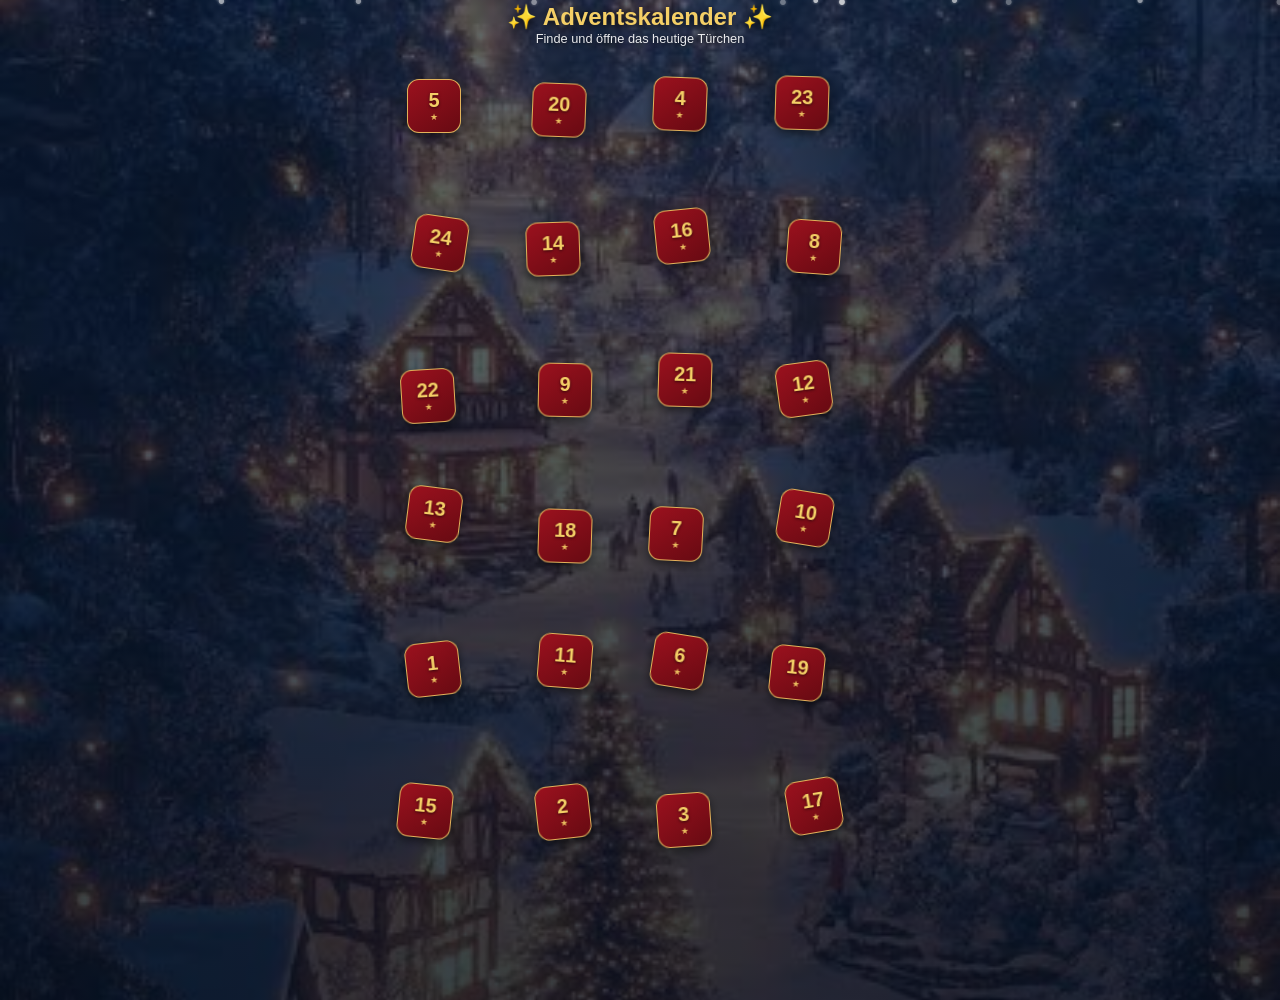
<file: index.html>
<!DOCTYPE html>
<html lang="de">
<head>
  <meta charset="UTF-8">
  <!-- viewport-fit=cover nutzt das gesamte Display inklusive Notch & Home-Bar -->
  <meta name="viewport" content="width=device-width, initial-scale=1.0, maximum-scale=1.0, user-scalable=no, viewport-fit=cover">
  
  <!-- Browser-Leisten & Statusbar-Farben -->
  <meta name="theme-color" content="#0b1d3a">
  <meta name="apple-mobile-web-app-capable" content="yes">
  <meta name="apple-mobile-web-app-status-bar-style" content="black-translucent">
  <meta name="mobile-web-app-capable" content="yes">
  <title>Adventskalender</title>
  <link rel="stylesheet" href="style.css">
</head>
<body>

  <!-- Schneefall -->
  <div id="snow-container"></div>

  <div class="app-wrapper">
    <header>
      <h1>✨ Adventskalender ✨</h1>
      <p>Finde und öffne das heutige Türchen</p>
    </header>

    <!-- Freier Bereich für verstreute Türchen -->
    <main class="calendar-canvas" id="calendar"></main>
  </div>

  <!-- Modal / Großansicht -->
  <div class="modal-overlay" id="modal-overlay">
    <div class="modal">
      <div class="modal-badge" id="modal-day-badge">Tag 1</div>
      <div class="modal-icon">🎁</div>
      <p id="modal-content">Inhalt</p>
      <button class="btn-primary" id="modal-close">Schließen</button>
    </div>
  </div>

  <script src="script.js"></script>
</body>
</html>
</file>
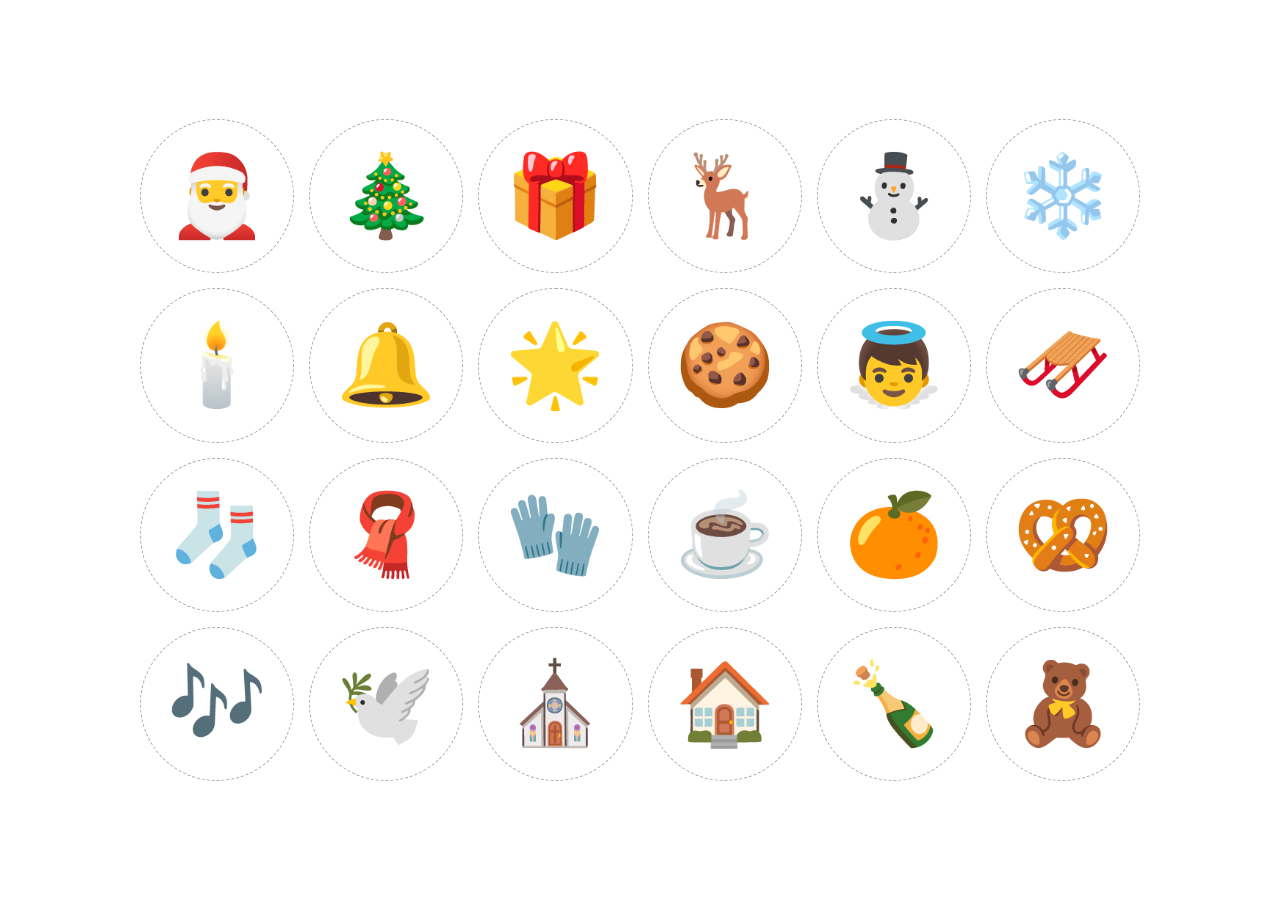
<file: temp.html>
<!DOCTYPE html>
<html lang="de">
<head>
  <meta charset="UTF-8">
  <style>
    @page {
      size: A4 landscape;
      margin: 10mm;
    }
    body {
      font-family: Arial, sans-serif;
      background-color: #ffffff;
      color: #000000;
      margin: 0;
      padding: 0;
      display: flex;
      justify-content: center;
      align-items: center;
      height: 100vh;
      box-sizing: border-box;
    }
    .symbol-grid {
      display: grid;
      grid-template-columns: repeat(6, 1fr);
      grid-template-rows: repeat(4, 1fr);
      gap: 15px;
      width: 100%;
      max-width: 1000px;
      margin: auto;
    }
    .symbol-card {
      aspect-ratio: 1 / 1;
      border: 1px dashed #aaaaaa;
      border-radius: 50%;
      display: flex;
      justify-content: center;
      align-items: center;
      font-size: 5rem; /* Optimale Größe für die Symbole */
      background-color: #ffffff;
      position: relative;
    }
    .number-hint {
      position: absolute;
      bottom: 8px;
      font-size: 0.75rem;
      color: #888888;
      width: 100%;
      text-align: center;
    }
  </style>
</head>
<body>

  <div class="symbol-grid">
    <div class="symbol-card">🎅</div>
    <div class="symbol-card">🎄</div>
    <div class="symbol-card">🎁</div>
    <div class="symbol-card">🦌</div>
    <div class="symbol-card">⛄</div>
    <div class="symbol-card">❄️</div>
    <div class="symbol-card">🕯️</div>
    <div class="symbol-card">🔔</div>
    <div class="symbol-card">🌟</div>
    <div class="symbol-card">🍪</div>
    <div class="symbol-card">👼</div>
    <div class="symbol-card">🛷</div>
    <div class="symbol-card">🧦</div>
    <div class="symbol-card">🧣</div>
    <div class="symbol-card">🧤</div>
    <div class="symbol-card">☕</div>
    <div class="symbol-card">🍊</div>
    <div class="symbol-card">🥨</div>
    <div class="symbol-card">🎶</div>
    <div class="symbol-card">🕊️</div>
    <div class="symbol-card">⛪</div>
    <div class="symbol-card">🏠</div>
    <div class="symbol-card">🍾</div>
    <div class="symbol-card">🧸</div>
  </div>

</body>
</html>
</file>
<file: style.css>
:root {
  --gold: #f4cf66;
  --door-front-1: #9b111e;
  --door-front-2: #670a12;
  --door-back: #1b4d3e;
  --text: #ffffff;
  --dark-blue: #0b1d3a;
  --app-height: 100vh;
}

* {
  box-sizing: border-box;
  margin: 0;
  padding: 0;
  -webkit-tap-highlight-color: transparent;
  user-select: none;
}

/* 
  1. HTML-ELEMENT ALS RETTER:
  Wir färben den nackten HTML-Hintergrund dunkel ein und legen das Bild
  über ein ::before-Element fest, das wir am unteren Rand 100 Pixel ZUSÄTZLICH
  überdehnen. So fängt das Bild jeden Berechnungsfehler des Browsers ab!
*/
html {
  background-color: var(--dark-blue);
  height: 100%;
  overflow: hidden;
  position: relative;
}

html::before {
  content: "";
  position: absolute;
  /* Überdehnung nach unten gegen den weissen Balken */
  top: 0;
  left: 0;
  right: 0;
  bottom: -100px; 
  background: 
    linear-gradient(rgba(11, 29, 58, 0.65), rgba(7, 18, 36, 0.8)),
    url('background.jpg') no-repeat center center;
  background-size: cover;
  z-index: -1;
  pointer-events: none;
}

body {
  font-family: -apple-system, BlinkMacSystemFont, 'Segoe UI', Roboto, Helvetica, Arial, sans-serif;
  color: var(--text);
  
  /* Nutzt die exakt via JS berechnete Höhe */
  height: var(--app-height);
  width: 100vw;
  overflow: hidden;
  position: relative;
  touch-action: manipulation;
  background: transparent; /* Verhindert, dass der Body das HTML-Bild verdeckt */
}

/* 
  2. Scroll-Container:
  Der Wrapper fängt alle Wischgesten ab und bleibt starr im Viewport verankert.
*/
.app-wrapper {
  position: relative;
  z-index: 2;
  display: flex;
  flex-direction: column;
  width: 100%;
  height: 100%;
  overflow-y: auto;
  -webkit-overflow-scrolling: touch;
  padding: env(safe-area-inset-top, 16px) 12px env(safe-area-inset-bottom, 16px) 12px;
}

body.modal-open .app-wrapper {
  overflow: hidden;
}

/* Header */
header {
  text-align: center;
  margin-top: 0.2rem;
  margin-bottom: 0.5rem;
  flex-shrink: 0;
}

header h1 {
  font-size: 1.5rem;
  color: var(--gold);
  text-shadow: 0 2px 8px rgba(0, 0, 0, 0.8);
}

header p {
  font-size: 0.8rem;
  opacity: 0.9;
  text-shadow: 0 1px 4px rgba(0, 0, 0, 0.7);
}

/* Freifläche für die gestreuten Türchen */
.calendar-canvas {
  position: relative;
  width: 100%;
  flex-grow: 1;
  min-height: 520px;
  max-width: 500px;
  margin: 0 auto;
}

/* 3D-Türchen */
.door-container {
  position: absolute;
  perspective: 800px;
  width: 54px;
  height: 54px;
  transition: transform 0.2s ease;
}

.door-container:active {
  transform: scale(1.1) !important;
  z-index: 5;
}

.door-card {
  width: 100%;
  height: 100%;
  position: relative;
  transform-style: preserve-3d;
  transition: transform 0.5s cubic-bezier(0.175, 0.885, 0.32, 1.275);
  cursor: pointer;
  border-radius: 12px;
}

.door-card.open {
  transform: rotateY(-180deg);
}

.door-front, .door-back {
  position: absolute;
  inset: 0;
  backface-visibility: hidden;
  border-radius: 12px;
  display: flex;
  flex-direction: column;
  justify-content: center;
  align-items: center;
  box-shadow: 0 4px 10px rgba(0, 0, 0, 0.5);
}

.door-front {
  background: linear-gradient(145deg, var(--door-front-1), var(--door-front-2));
  border: 1.5px solid rgba(244, 207, 102, 0.85);
  color: var(--gold);
}

.door-front .number {
  font-size: 1.25rem;
  font-weight: 800;
  line-height: 1;
  text-shadow: 0 1px 3px rgba(0, 0, 0, 0.6);
}

.door-front .star {
  font-size: 0.55rem;
  margin-top: 2px;
  opacity: 0.9;
}

.door-back {
  background: linear-gradient(145deg, var(--door-back), #0d2e24);
  border: 1.5px solid #52b788;
  color: #fff;
  transform: rotateY(180deg);
  display: flex;
  justify-content: center;
  align-items: center;
}

/* Das Symbol auf der Rückseite des geöffneten Türchens */
.back-symbol {
  font-size: 1.6rem;
  filter: drop-shadow(0 2px 4px rgba(0, 0, 0, 0.4));
}

/* Controls */
.controls {
  display: flex;
  justify-content: space-between;
  align-items: center;
  width: 100%;
  max-width: 420px;
  margin: 0.5rem auto 0 auto;
  padding: 0 10px;
  font-size: 0.8rem;
  opacity: 0.85;
  flex-shrink: 0;
}

.toggle-label {
  display: flex;
  align-items: center;
  gap: 6px;
  cursor: pointer;
}

.btn-text {
  background: transparent;
  border: none;
  color: #fff;
  font-size: 0.8rem;
  text-decoration: underline;
  cursor: pointer;
}

/* Modal */
.modal-overlay {
  position: fixed;
  inset: 0;
  background: rgba(4, 11, 22, 0.85);
  backdrop-filter: blur(5px);
  -webkit-backdrop-filter: blur(5px);
  display: none;
  justify-content: center;
  align-items: center;
  padding: 20px;
  z-index: 100;
}

.modal {
  background: linear-gradient(160deg, #16382c, #0d231b);
  border: 2px solid var(--gold);
  border-radius: 16px;
  padding: 1.5rem 1.2rem;
  width: 100%;
  max-width: 320px;
  text-align: center;
  box-shadow: 0 10px 30px rgba(0, 0, 0, 0.7);
  animation: modalPop 0.25s ease-out;
}

@keyframes modalPop {
  0% { transform: scale(0.85); opacity: 0; }
  100% { transform: scale(1); opacity: 1; }
}

.modal-badge {
  display: inline-block;
  background: var(--gold);
  color: #0b1d3a;
  font-weight: 800;
  font-size: 0.8rem;
  padding: 3px 10px;
  border-radius: 20px;
  margin-bottom: 0.8rem;
}

.modal-icon {
  font-size: 2.2rem;
  margin-bottom: 0.5rem;
}

.modal p {
  font-size: 1rem;
  line-height: 1.45;
  color: #f0f4f8;
  margin-bottom: 1.2rem;
  user-select: text;
}

.btn-primary {
  background: var(--gold);
  color: #0b1d3a;
  border: none;
  width: 100%;
  padding: 12px;
  border-radius: 10px;
  font-size: 0.95rem;
  font-weight: 700;
  cursor: pointer;
}

/* Schneefall */
.snowflake {
  position: fixed;
  top: -10px;
  color: #ffffff;
  opacity: 0.8;
  pointer-events: none;
  z-index: 1;
  animation: fall linear infinite;
  text-shadow: 0 0 3px rgba(255, 255, 255, 0.8);
}

@keyframes fall {
  0% { transform: translateY(0); }
  100% { transform: translateY(105lvh); }
}
</file>
